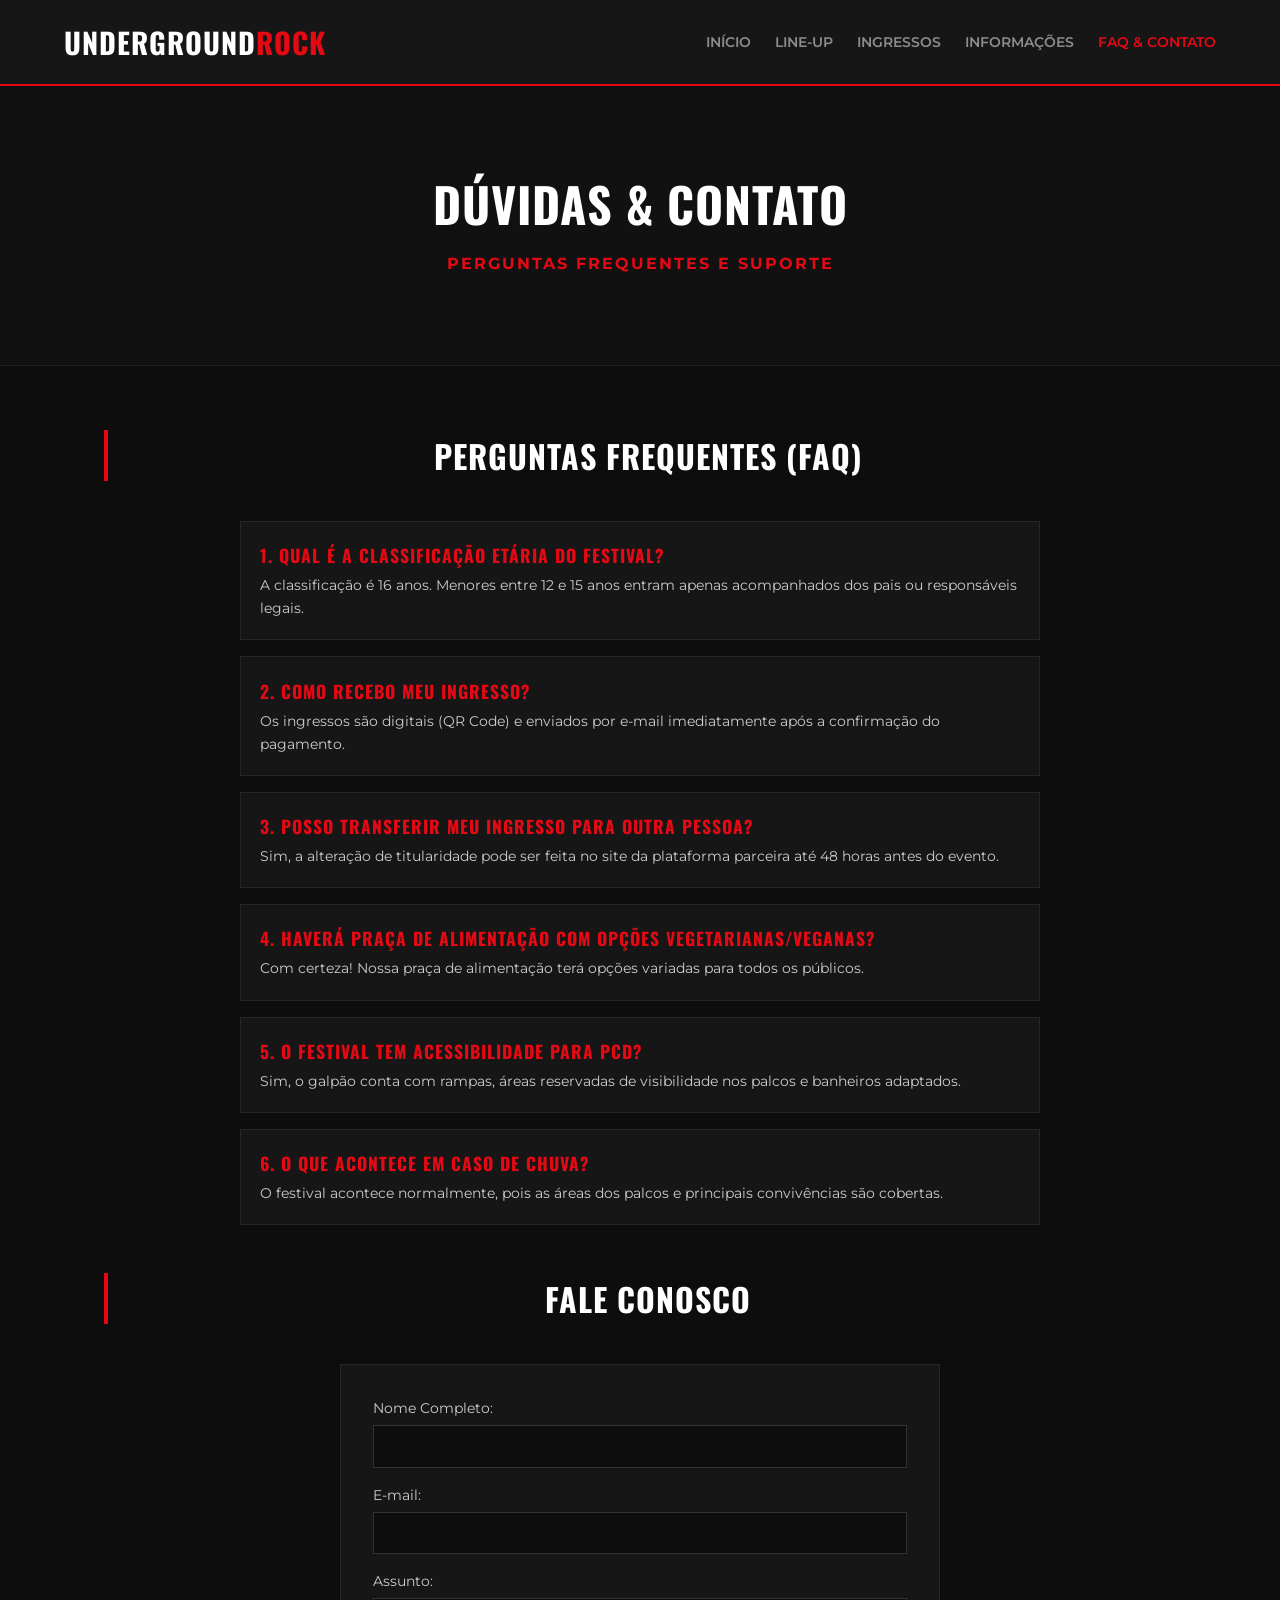
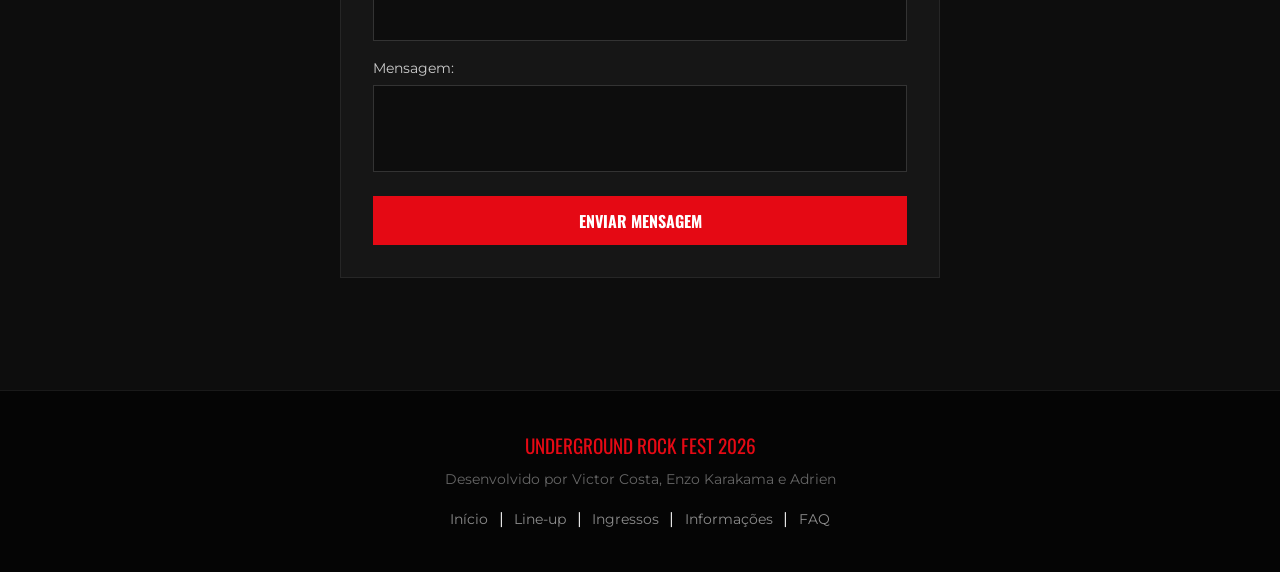
<file: faq.html>
<!DOCTYPE html>
<html lang="pt-BR">
<head>
  <meta charset="UTF-8">
  <meta name="viewport" content="width=device-width, initial-scale=1.0">
  <title>Underground Rock Fest | FAQ & Contato</title>
  <link rel="preconnect" href="https://fonts.googleapis.com">
  <link rel="preconnect" href="https://fonts.gstatic.com" crossorigin>
  <link href="https://fonts.googleapis.com/css2?family=Montserrat:wght@400;600;700&family=Oswald:wght@600;700&display=swap" rel="stylesheet">
  <link rel="stylesheet" href="style.css">
</head>
<body>

  <!-- HEADER -->
  <header class="header-principal">
    <div class="logo">
      <a href="index.html" target="_blank">UNDERGROUND<span>ROCK</span></a>
    </div>
    <nav class="menu-navegacao">
      <ul>
        <li><a href="index.html" target="_blank">Início</a></li>
        <li><a href="lineup.html" target="_blank">Line-up</a></li>
        <li><a href="ingressos.html" target="_blank">Ingressos</a></li>
        <li><a href="informacoes.html" target="_blank">Informações</a></li>
        <li><a href="faq.html" target="_blank" class="ativo">FAQ & Contato</a></li>
      </ul>
    </nav>
  </header>

  <!-- BANNER PÁGINA -->
  <section class="hero-section">
    <h1 class="hero-titulo">DÚVIDAS & CONTATO</h1>
    <p class="hero-subtitulo">PERGUNTAS FREQUENTES E SUPORTE</p>
  </section>

  <!-- PERGUNTAS FREQUENTES -->
  <section class="secao-destaques">
    <h2 class="titulo-secao">Perguntas Frequentes (FAQ)</h2>
    <div style="display: flex; flex-direction: column; gap: 1rem; max-width: 800px; margin: 0 auto 3rem auto;">
      
      <div style="background-color: #161616; padding: 1.2rem; border: 1px solid #262626;">
        <h3 style="color: #E50914; font-size: 1.1rem; margin-bottom: 0.3rem;">1. Qual é a classificação etária do festival?</h3>
        <p style="color: #CCCCCC; font-size: 0.9rem;">A classificação é 16 anos. Menores entre 12 e 15 anos entram apenas acompanhados dos pais ou responsáveis legais.</p>
      </div>

      <div style="background-color: #161616; padding: 1.2rem; border: 1px solid #262626;">
        <h3 style="color: #E50914; font-size: 1.1rem; margin-bottom: 0.3rem;">2. Como recebo meu ingresso?</h3>
        <p style="color: #CCCCCC; font-size: 0.9rem;">Os ingressos são digitais (QR Code) e enviados por e-mail imediatamente após a confirmação do pagamento.</p>
      </div>

      <div style="background-color: #161616; padding: 1.2rem; border: 1px solid #262626;">
        <h3 style="color: #E50914; font-size: 1.1rem; margin-bottom: 0.3rem;">3. Posso transferir meu ingresso para outra pessoa?</h3>
        <p style="color: #CCCCCC; font-size: 0.9rem;">Sim, a alteração de titularidade pode ser feita no site da plataforma parceira até 48 horas antes do evento.</p>
      </div>

      <div style="background-color: #161616; padding: 1.2rem; border: 1px solid #262626;">
        <h3 style="color: #E50914; font-size: 1.1rem; margin-bottom: 0.3rem;">4. Haverá praça de alimentação com opções vegetarianas/veganas?</h3>
        <p style="color: #CCCCCC; font-size: 0.9rem;">Com certeza! Nossa praça de alimentação terá opções variadas para todos os públicos.</p>
      </div>

      <div style="background-color: #161616; padding: 1.2rem; border: 1px solid #262626;">
        <h3 style="color: #E50914; font-size: 1.1rem; margin-bottom: 0.3rem;">5. O festival tem acessibilidade para PCD?</h3>
        <p style="color: #CCCCCC; font-size: 0.9rem;">Sim, o galpão conta com rampas, áreas reservadas de visibilidade nos palcos e banheiros adaptados.</p>
      </div>

      <div style="background-color: #161616; padding: 1.2rem; border: 1px solid #262626;">
        <h3 style="color: #E50914; font-size: 1.1rem; margin-bottom: 0.3rem;">6. O que acontece em caso de chuva?</h3>
        <p style="color: #CCCCCC; font-size: 0.9rem;">O festival acontece normalmente, pois as áreas dos palcos e principais convivências são cobertas.</p>
      </div>

    </div>

    <!-- FORMULÁRIO DE CONTATO (VISUAL) -->
    <h2 class="titulo-secao">Fale Conosco</h2>
    <form style="max-width: 600px; margin: 0 auto; background-color: #161616; padding: 2rem; border: 1px solid #262626; display: flex; flex-direction: column; gap: 1rem;" onsubmit="event.preventDefault(); alert('Mensagem enviada com sucesso!');">
      <div>
        <label style="display: block; margin-bottom: 0.3rem; font-size: 0.9rem; color: #CCCCCC;">Nome Completo:</label>
        <input type="text" required style="width: 100%; padding: 0.8rem; background-color: #0D0D0D; border: 1px solid #333; color: #FFF;">
      </div>
      <div>
        <label style="display: block; margin-bottom: 0.3rem; font-size: 0.9rem; color: #CCCCCC;">E-mail:</label>
        <input type="email" required style="width: 100%; padding: 0.8rem; background-color: #0D0D0D; border: 1px solid #333; color: #FFF;">
      </div>
      <div>
        <label style="display: block; margin-bottom: 0.3rem; font-size: 0.9rem; color: #CCCCCC;">Assunto:</label>
        <input type="text" required style="width: 100%; padding: 0.8rem; background-color: #0D0D0D; border: 1px solid #333; color: #FFF;">
      </div>
      <div>
        <label style="display: block; margin-bottom: 0.3rem; font-size: 0.9rem; color: #CCCCCC;">Mensagem:</label>
        <textarea rows="4" required style="width: 100%; padding: 0.8rem; background-color: #0D0D0D; border: 1px solid #333; color: #FFF; resize: none;"></textarea>
      </div>
      <button type="submit" class="btn btn-principal" style="border: none;">Enviar Mensagem</button>
    </form>
  </section>

  <!-- FOOTER -->
  <footer class="footer-principal">
    <div class="footer-conteudo">
      <p class="footer-logo">UNDERGROUND ROCK FEST 2026</p>
    <p class="footer-creditos">Desenvolvido por Victor Costa, Enzo Karakama e Adrien</p>
      <nav class="footer-menu">
        <a href="index.html" target="_blank">Início</a> |
        <a href="lineup.html" target="_blank">Line-up</a> |
        <a href="ingressos.html" target="_blank">Ingressos</a> |
        <a href="informacoes.html" target="_blank">Informações</a> |
        <a href="faq.html" target="_blank">FAQ</a>
      </nav>
    </div>
  </footer>

  <script src="script.js"></script>
</body>
</html>
</file>
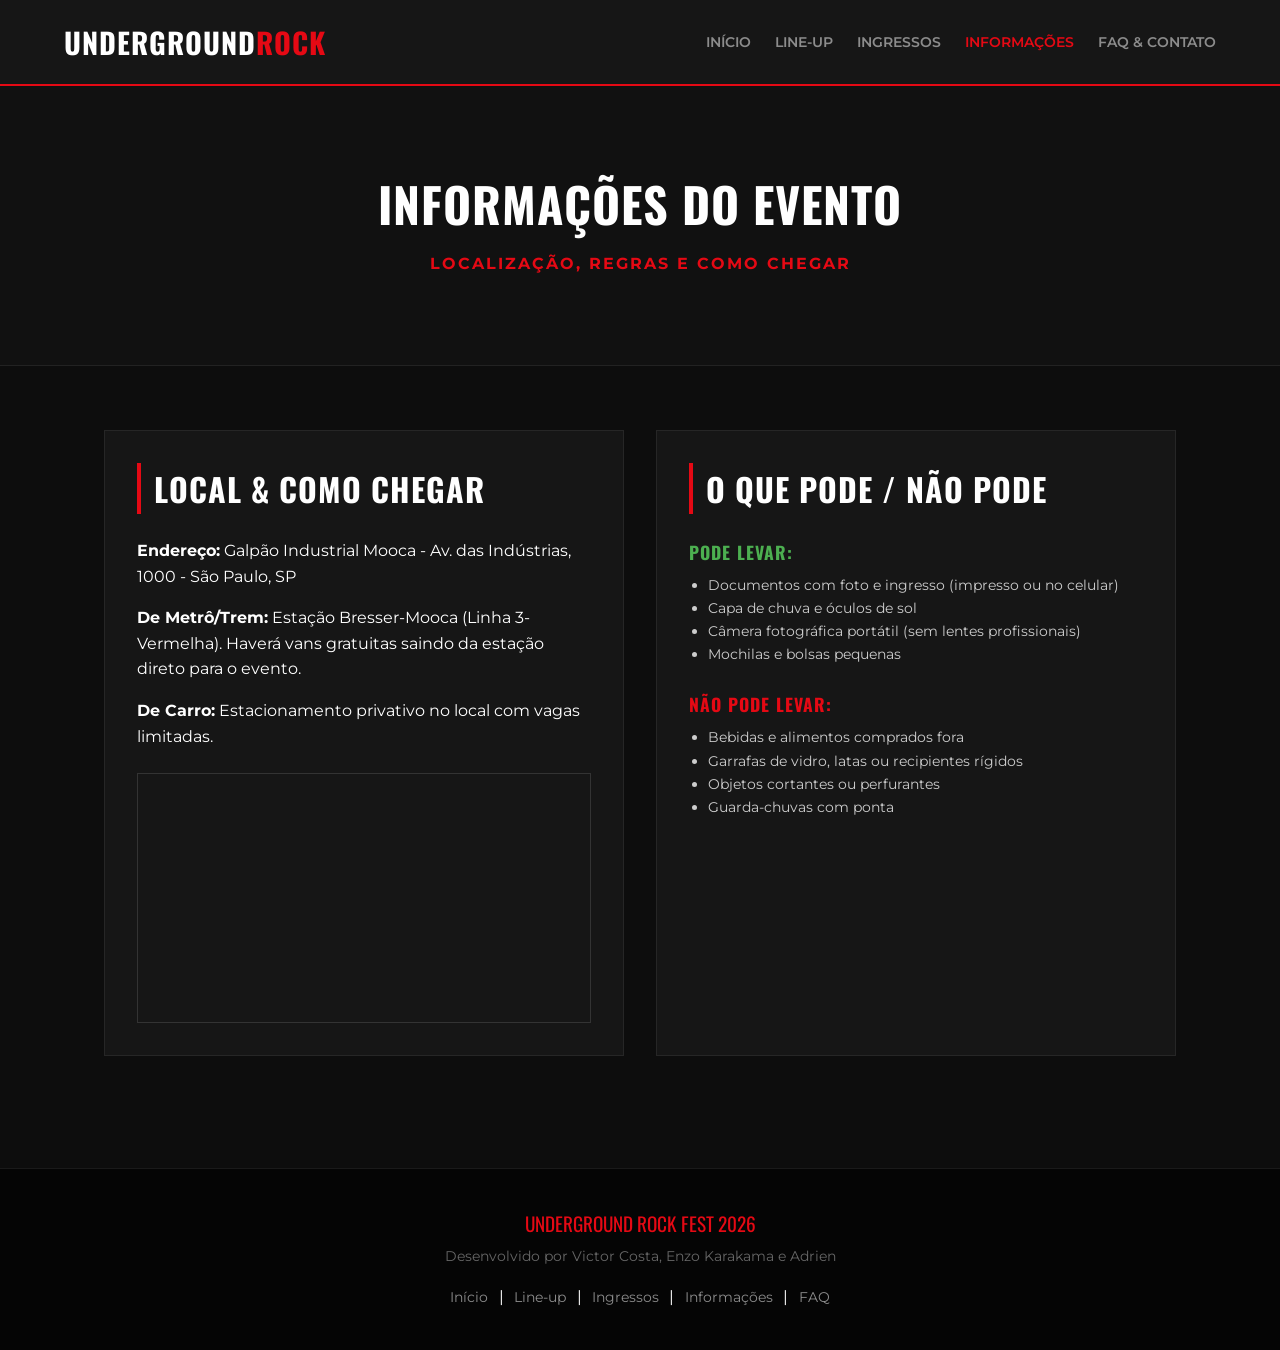
<file: informacoes.html>
<!DOCTYPE html>
<html lang="pt-BR">
<head>
  <meta charset="UTF-8">
  <meta name="viewport" content="width=device-width, initial-scale=1.0">
  <title>Underground Rock Fest | Informações</title>
  <link rel="preconnect" href="https://fonts.googleapis.com">
  <link rel="preconnect" href="https://fonts.gstatic.com" crossorigin>
  <link href="https://fonts.googleapis.com/css2?family=Montserrat:wght@400;600;700&family=Oswald:wght@600;700&display=swap" rel="stylesheet">
  <link rel="stylesheet" href="style.css">
</head>
<body>

  <!-- HEADER -->
  <header class="header-principal">
    <div class="logo">
      <a href="index.html" target="_blank">UNDERGROUND<span>ROCK</span></a>
    </div>
    <nav class="menu-navegacao">
      <ul>
        <li><a href="index.html" target="_blank">Início</a></li>
        <li><a href="lineup.html" target="_blank">Line-up</a></li>
        <li><a href="ingressos.html" target="_blank">Ingressos</a></li>
        <li><a href="informacoes.html" target="_blank" class="ativo">Informações</a></li>
        <li><a href="faq.html" target="_blank">FAQ & Contato</a></li>
      </ul>
    </nav>
  </header>

  <!-- BANNER PÁGINA -->
  <section class="hero-section">
    <h1 class="hero-titulo">INFORMAÇÕES DO EVENTO</h1>
    <p class="hero-subtitulo">LOCALIZAÇÃO, REGRAS E COMO CHEGAR</p>
  </section>

  <!-- SEÇÃO DE INFORMAÇÕES -->
  <section class="secao-destaques">
    <div style="display: flex; gap: 2rem; flex-wrap: wrap;">
      
      <!-- DETALHES DE LOCAL E COMO CHEGAR -->
      <div style="flex: 1 1 400px; background-color: #161616; padding: 2rem; border: 1px solid #262626;">
        <h2 class="titulo-secao" style="text-align: left; margin-bottom: 1.5rem;">Local & Como Chegar</h2>
        <p style="margin-bottom: 1rem;"><strong>Endereço:</strong> Galpão Industrial Mooca - Av. das Indústrias, 1000 - São Paulo, SP</p>
        <p style="margin-bottom: 1rem;"><strong>De Metrô/Trem:</strong> Estação Bresser-Mooca (Linha 3-Vermelha). Haverá vans gratuitas saindo da estação direto para o evento.</p>
        <p style="margin-bottom: 1.5rem;"><strong>De Carro:</strong> Estacionamento privativo no local com vagas limitadas.</p>
        
        <!-- MAPA INCORPORADO -->
        <div style="width: 100%; height: 250px; overflow: hidden; border: 1px solid #333;">
          <iframe src="https://www.google.com/maps/embed?pb=!1m18!1m12!1m3!1d3657.288289431872!2d-46.6025!3d-23.5583!2m3!1f0!2f0!3f0!3m2!1i1024!2i768!4f13.1!3m3!1m2!1s0x0%3A0x0!2zMjPCsDMzJz2OSyA0NsKwMzYnMDkuMCJX!5e0!3m2!1spt-BR!2sbr!4v1620000000000!5m2!1spt-BR!2sbr" width="100%" height="100%" style="border:0;" allowfullscreen="" loading="lazy"></iframe>
        </div>
      </div>

      <!-- REGRAS -->
      <div style="flex: 1 1 400px; background-color: #161616; padding: 2rem; border: 1px solid #262626;">
        <h2 class="titulo-secao" style="text-align: left; margin-bottom: 1.5rem;">O que Pode / Não Pode</h2>
        
        <h3 style="color: #4CAF50; margin-bottom: 0.5rem; font-size: 1.1rem;">PODE LEVAR:</h3>
        <ul style="color: #CCCCCC; margin-bottom: 1.5rem; padding-left: 1.2rem; font-size: 0.9rem;">
          <li>Documentos com foto e ingresso (impresso ou no celular)</li>
          <li>Capa de chuva e óculos de sol</li>
          <li>Câmera fotográfica portátil (sem lentes profissionais)</li>
          <li>Mochilas e bolsas pequenas</li>
        </ul>

        <h3 style="color: #E50914; margin-bottom: 0.5rem; font-size: 1.1rem;">NÃO PODE LEVAR:</h3>
        <ul style="color: #CCCCCC; padding-left: 1.2rem; font-size: 0.9rem;">
          <li>Bebidas e alimentos comprados fora</li>
          <li>Garrafas de vidro, latas ou recipientes rígidos</li>
          <li>Objetos cortantes ou perfurantes</li>
          <li>Guarda-chuvas com ponta</li>
        </ul>
      </div>

    </div>
  </section>

  <!-- FOOTER -->
  <footer class="footer-principal">
    <div class="footer-conteudo">
      <p class="footer-logo">UNDERGROUND ROCK FEST 2026</p>
      <p class="footer-creditos">Desenvolvido por Victor Costa, Enzo Karakama e Adrien</p>
      <nav class="footer-menu">
        <a href="index.html" target="_blank">Início</a> |
        <a href="lineup.html" target="_blank">Line-up</a> |
        <a href="ingressos.html" target="_blank">Ingressos</a> |
        <a href="informacoes.html" target="_blank">Informações</a> |
        <a href="faq.html" target="_blank">FAQ</a>
      </nav>
    </div>
  </footer>

  <script src="script.js"></script>
</body>
</html>
</file>
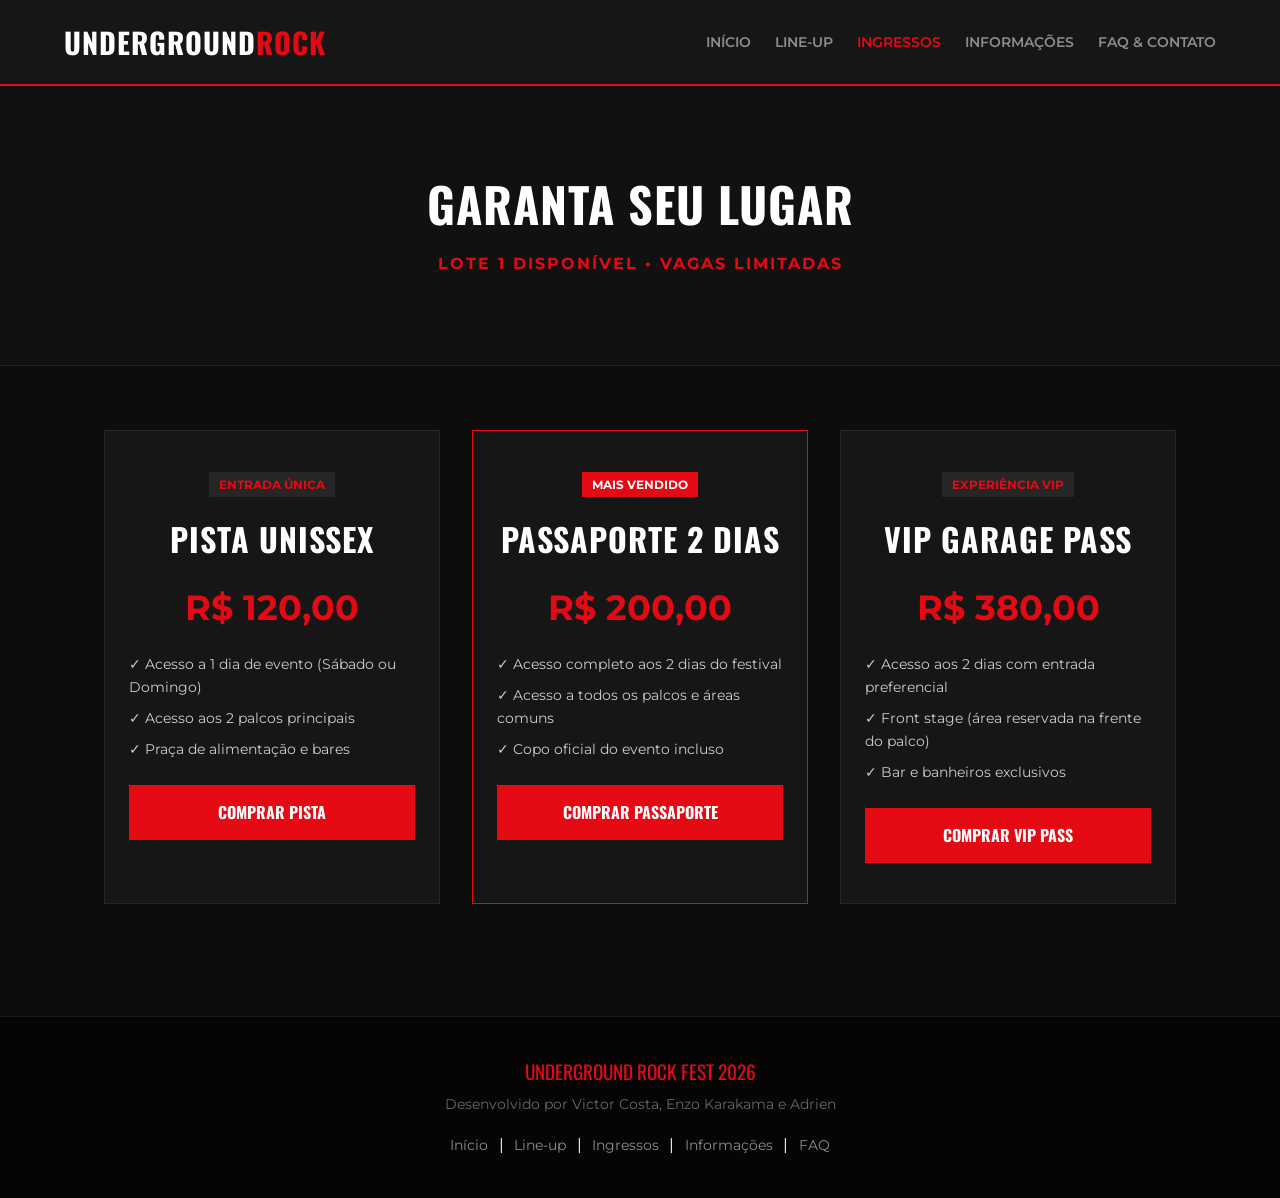
<file: ingressos.html>
<!DOCTYPE html>
<html lang="pt-BR">
<head>
  <meta charset="UTF-8">
  <meta name="viewport" content="width=device-width, initial-scale=1.0">
  <title>Underground Rock Fest | Ingressos</title>
  <link rel="preconnect" href="https://fonts.googleapis.com">
  <link rel="preconnect" href="https://fonts.gstatic.com" crossorigin>
  <link href="https://fonts.googleapis.com/css2?family=Montserrat:wght@400;600;700&family=Oswald:wght@600;700&display=swap" rel="stylesheet">
  <link rel="stylesheet" href="style.css">
</head>
<body>

  <!-- HEADER -->
  <header class="header-principal">
    <div class="logo">
      <a href="index.html" target="_blank">UNDERGROUND<span>ROCK</span></a>
    </div>
    <nav class="menu-navegacao">
      <ul>
        <li><a href="index.html" target="_blank">Início</a></li>
        <li><a href="lineup.html" target="_blank">Line-up</a></li>
        <li><a href="ingressos.html" target="_blank" class="ativo">Ingressos</a></li>
        <li><a href="informacoes.html" target="_blank">Informações</a></li>
        <li><a href="faq.html" target="_blank">FAQ & Contato</a></li>
      </ul>
    </nav>
  </header>

  <!-- BANNER PÁGINA -->
  <section class="hero-section">
    <h1 class="hero-titulo">GARANTA SEU LUGAR</h1>
    <p class="hero-subtitulo">LOTE 1 DISPONÍVEL • VAGAS LIMITADAS</p>
  </section>

  <!-- OPÇÕES DE INGRESSO -->
  <section class="secao-destaques">
    <div class="grid-destaques">
      
      <div class="card-destaque">
        <div class="card-info" style="text-align: center; padding: 2.5rem 1.5rem;">
          <span class="tag-dia">Entrada Única</span>
          <h3 style="font-size: 2rem; margin-top: 0.5rem;">PISTA UNISSEX</h3>
          <p style="font-size: 2.2rem; color: #E50914; font-weight: 700; margin: 1rem 0;">R$ 120,00</p>
          <ul style="list-style: none; text-align: left; margin-bottom: 1.5rem; color: #CCCCCC; font-size: 0.9rem;">
            <li style="margin-bottom: 0.5rem;">✓ Acesso a 1 dia de evento (Sábado ou Domingo)</li>
            <li style="margin-bottom: 0.5rem;">✓ Acesso aos 2 palcos principais</li>
            <li style="margin-bottom: 0.5rem;">✓ Praça de alimentação e bares</li>
          </ul>
          <a href="#" class="btn btn-principal" style="width: 100%;">Comprar Pista</a>
        </div>
      </div>

      <div class="card-destaque" style="border-color: #E50914;">
        <div class="card-info" style="text-align: center; padding: 2.5rem 1.5rem;">
          <span class="tag-dia" style="background-color: #E50914; color: #FFF;">Mais Vendido</span>
          <h3 style="font-size: 2rem; margin-top: 0.5rem;">PASSAPORTE 2 DIAS</h3>
          <p style="font-size: 2.2rem; color: #E50914; font-weight: 700; margin: 1rem 0;">R$ 200,00</p>
          <ul style="list-style: none; text-align: left; margin-bottom: 1.5rem; color: #CCCCCC; font-size: 0.9rem;">
            <li style="margin-bottom: 0.5rem;">✓ Acesso completo aos 2 dias do festival</li>
            <li style="margin-bottom: 0.5rem;">✓ Acesso a todos os palcos e áreas comuns</li>
            <li style="margin-bottom: 0.5rem;">✓ Copo oficial do evento incluso</li>
          </ul>
          <a href="#" class="btn btn-principal" style="width: 100%;">Comprar Passaporte</a>
        </div>
      </div>

      <div class="card-destaque">
        <div class="card-info" style="text-align: center; padding: 2.5rem 1.5rem;">
          <span class="tag-dia">Experiência VIP</span>
          <h3 style="font-size: 2rem; margin-top: 0.5rem;">VIP GARAGE PASS</h3>
          <p style="font-size: 2.2rem; color: #E50914; font-weight: 700; margin: 1rem 0;">R$ 380,00</p>
          <ul style="list-style: none; text-align: left; margin-bottom: 1.5rem; color: #CCCCCC; font-size: 0.9rem;">
            <li style="margin-bottom: 0.5rem;">✓ Acesso aos 2 dias com entrada preferencial</li>
            <li style="margin-bottom: 0.5rem;">✓ Front stage (área reservada na frente do palco)</li>
            <li style="margin-bottom: 0.5rem;">✓ Bar e banheiros exclusivos</li>
          </ul>
          <a href="#" class="btn btn-principal" style="width: 100%;">Comprar VIP Pass</a>
        </div>
      </div>

    </div>
  </section>

  <!-- FOOTER -->
  <footer class="footer-principal">
    <div class="footer-conteudo">
      <p class="footer-logo">UNDERGROUND ROCK FEST 2026</p>
      <p class="footer-creditos">Desenvolvido por Victor Costa, Enzo Karakama e Adrien</p>
      <nav class="footer-menu">
        <a href="index.html" target="_blank">Início</a> |
        <a href="lineup.html" target="_blank">Line-up</a> |
        <a href="ingressos.html" target="_blank">Ingressos</a> |
        <a href="informacoes.html" target="_blank">Informações</a> |
        <a href="faq.html" target="_blank">FAQ</a>
      </nav>
    </div>
  </footer>

  <script src="script.js"></script>
</body>
</html>
</file>
<file: style.css>
/* ============================================================
   PALETA DE CORES ESTILO FESTIVAL:
   Fundo Principal: #0D0D0D (Preto Profundo)
   Fundo Secundário: #161616 (Cinza Grafite)
   Destaque/Ação: #E50914 (Vermelho Vivo)
   Texto Principal: #FFFFFF (Branco)
   Texto Secundário: #8C8C8C (Cinza)
   ============================================================ */

* {
  margin: 0;
  padding: 0;
  box-sizing: border-box;
}

body {
  background-color: #0D0D0D;
  color: #FFFFFF;
  font-family: 'Montserrat', sans-serif;
  line-height: 1.6;
}

/* HEADINGS / TÍTULOS */
h1, h2, h3, .logo {
  font-family: 'Oswald', sans-serif;
  text-transform: uppercase;
  letter-spacing: 1px;
}

/* HEADER & NAVEGAÇÃO */
.header-principal {
  background-color: #161616;
  display: flex;
  justify-content: space-between;
  align-items: center;
  padding: 1.2rem 5%;
  border-bottom: 2px solid #E50914;
  position: sticky;
  top: 0;
  z-index: 100;
}

.logo a {
  color: #FFFFFF;
  font-size: 1.8rem;
  text-decoration: none;
  font-weight: 700;
}

.logo span {
  color: #E50914;
}

.menu-navegacao ul {
  display: flex;
  list-style: none;
  gap: 1.5rem;
}

.menu-navegacao a {
  color: #8C8C8C;
  text-decoration: none;
  font-weight: 600;
  font-size: 0.9rem;
  transition: color 0.3s ease;
  text-transform: uppercase;
}

.menu-navegacao a:hover,
.menu-navegacao a.ativo {
  color: #E50914;
}

/* HERO SECTION */
.hero-section {
  background-color: #111111;
  padding: 5rem 5%;
  text-align: center;
  border-bottom: 1px solid #222222;
}

.hero-subtitulo {
  color: #E50914;
  font-weight: 700;
  letter-spacing: 2px;
  margin-bottom: 0.5rem;
}

.hero-titulo {
  font-size: 3rem;
  margin-bottom: 0.5rem;
}

.hero-data {
  font-size: 1.3rem;
  color: #8C8C8C;
  margin-bottom: 1.5rem;
  font-weight: 600;
}

.hero-descricao {
  max-width: 600px;
  margin: 0 auto 2rem auto;
  color: #CCCCCC;
}

.hero-botoes {
  display: flex;
  justify-content: center;
  gap: 1rem;
  flex-wrap: wrap;
}

/* BOTÕES */
.btn {
  display: inline-block;
  padding: 0.8rem 1.8rem;
  text-decoration: none;
  font-weight: 700;
  text-transform: uppercase;
  font-family: 'Oswald', sans-serif;
  font-size: 1rem;
  cursor: pointer;
  transition: all 0.3s ease;
}

.btn-principal {
  background-color: #E50914;
  color: #FFFFFF;
  border: 2px solid #E50914;
}

.btn-principal:hover {
  background-color: #B20710;
  border-color: #B20710;
}

.btn-secundario {
  background-color: transparent;
  color: #FFFFFF;
  border: 2px solid #FFFFFF;
}

.btn-secundario:hover {
  background-color: #FFFFFF;
  color: #0D0D0D;
}

/* DESTAQUES / CARDS */
.secao-destaques {
  padding: 4rem 5%;
  max-width: 1200px;
  margin: 0 auto;
}

.titulo-secao {
  font-size: 2rem;
  text-align: center;
  margin-bottom: 2.5rem;
  color: #FFFFFF;
  border-left: 4px solid #E50914;
  padding-left: 0.8rem;
}

.grid-destaques {
  display: flex;
  gap: 2rem;
  justify-content: center;
  flex-wrap: wrap;
}

.card-destaque {
  background-color: #161616;
  flex: 1 1 300px;
  max-width: 350px;
  border: 1px solid #262626;
  overflow: hidden;
  cursor: pointer;
  transition: transform 0.3s ease, border-color 0.3s ease;
}

.card-destaque:hover {
  transform: translateY(-5px);
  border-color: #E50914;
}

.card-destaque img {
  width: 100%;
  height: 220px;
  object-fit: cover;
  display: block;
  background-color: #222222;
}

.card-info {
  padding: 1.2rem;
}

.tag-dia {
  display: inline-block;
  font-size: 0.75rem;
  background-color: #262626;
  color: #E50914;
  padding: 0.2rem 0.6rem;
  font-weight: 700;
  text-transform: uppercase;
  margin-bottom: 0.5rem;
}

.card-info h3 {
  font-size: 1.4rem;
  margin-bottom: 0.2rem;
}

.card-info p {
  color: #8C8C8C;
  font-size: 0.88rem;
}

/* FOOTER */
.footer-principal {
  background-color: #050505;
  border-top: 1px solid #1A1A1A;
  padding: 2.5rem 5%;
  text-align: center;
  margin-top: 3rem;
}

.footer-logo {
  font-family: 'Oswald', sans-serif;
  font-size: 1.2rem;
  color: #E50914;
  margin-bottom: 0.4rem;
}

.footer-creditos {
  color: #666666;
  font-size: 0.85rem;
  margin-bottom: 1rem;
}

.footer-menu a {
  color: #8C8C8C;
  text-decoration: none;
  font-size: 0.85rem;
  margin: 0 0.4rem;
}

.footer-menu a:hover {
  color: #E50914;
}
</file>
